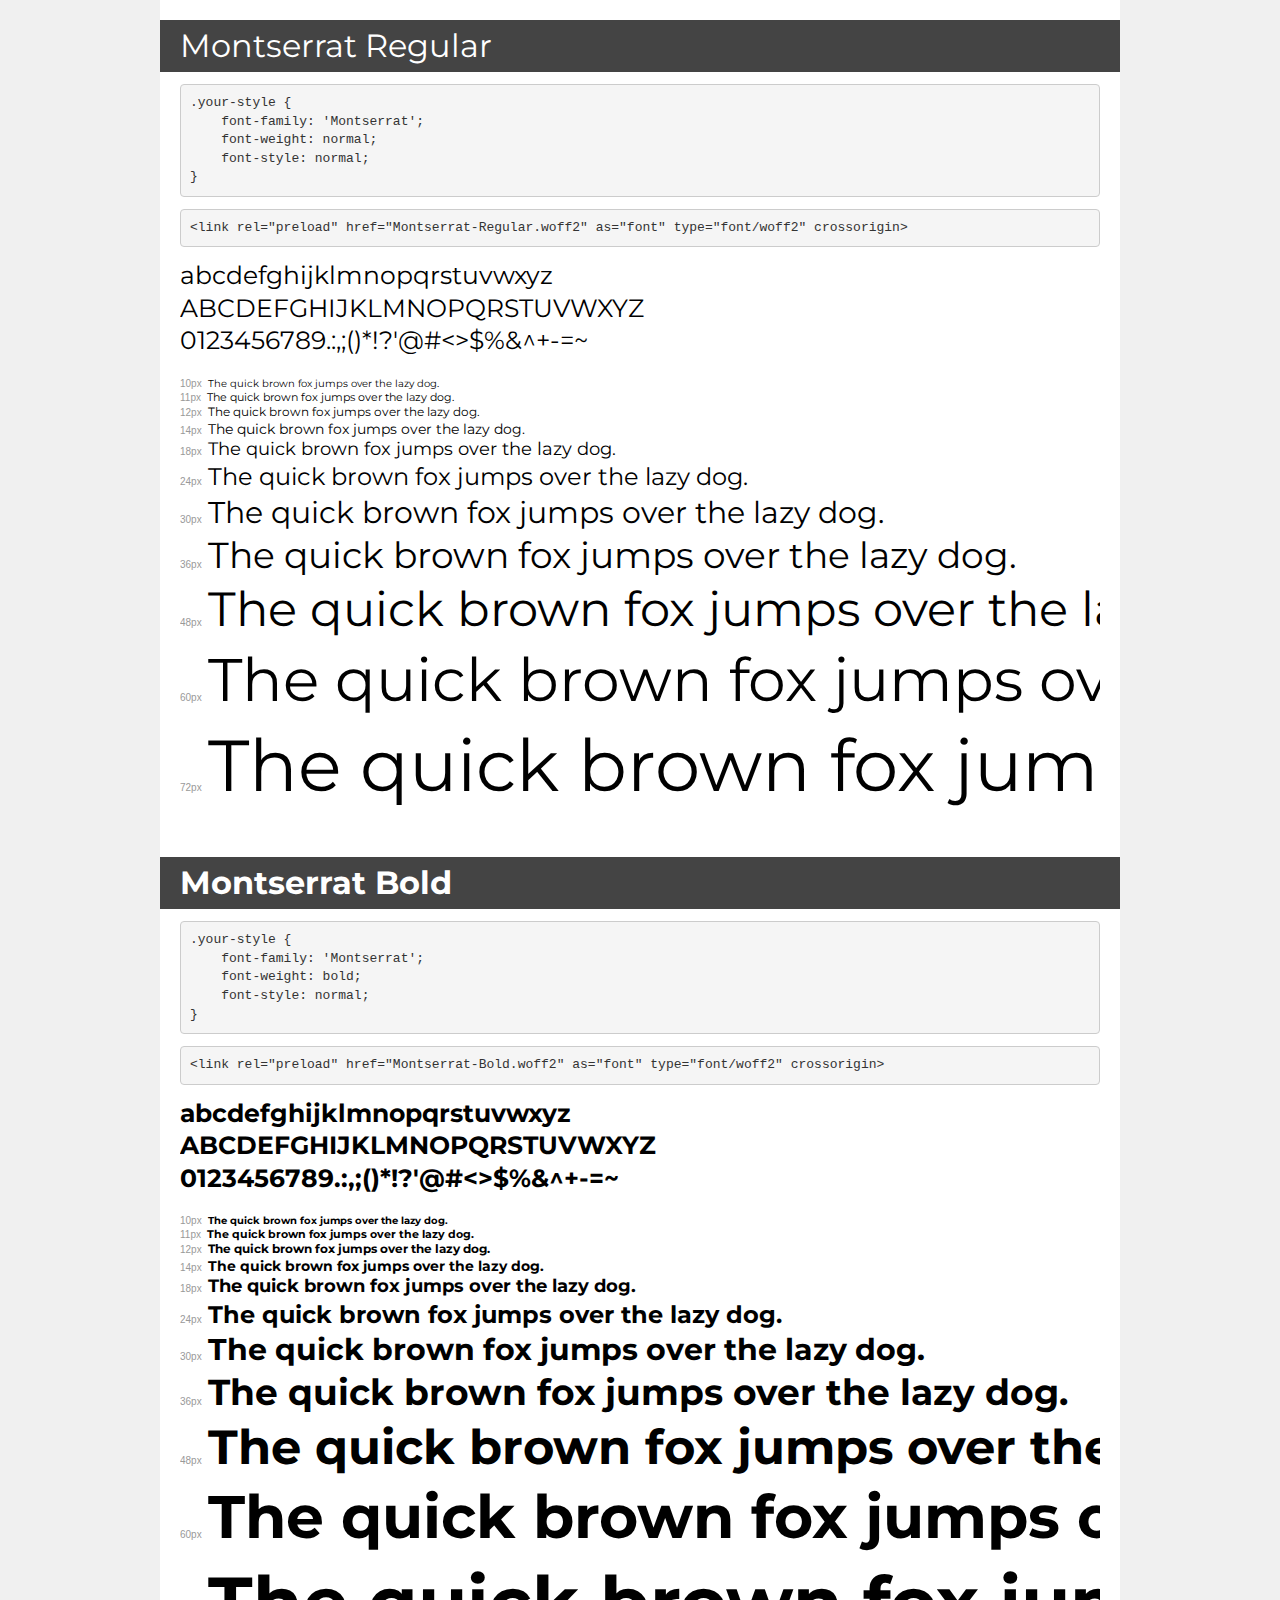
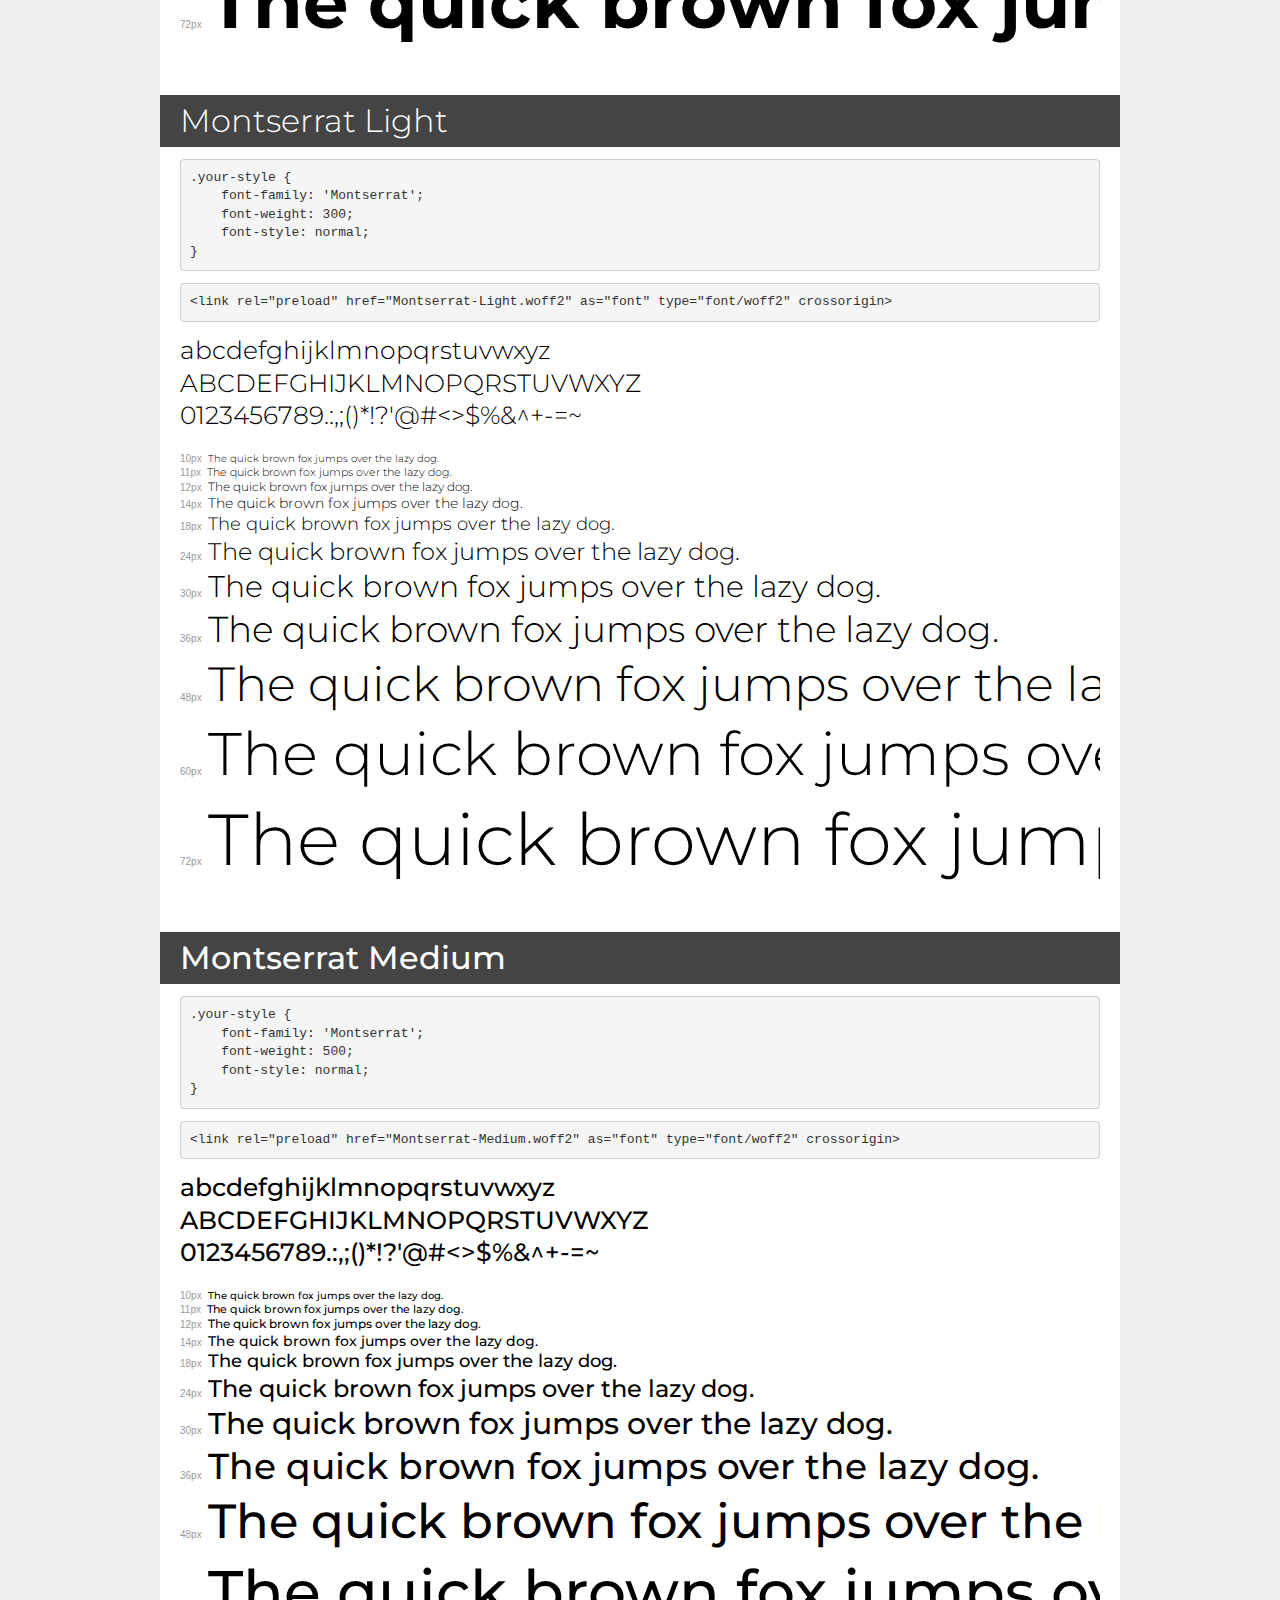
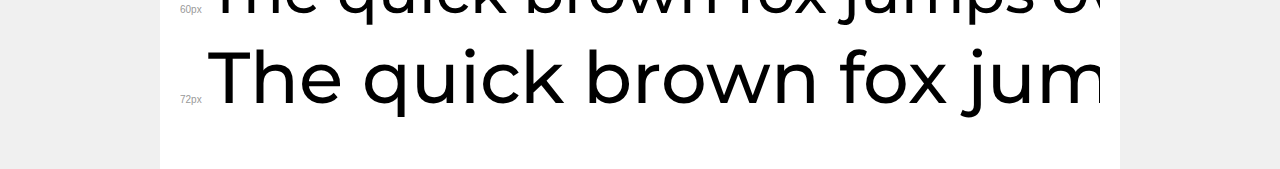
<file: assets/fonts/demo.html>
<!DOCTYPE html>
<html lang="en">
<head>
    <meta charset="utf-8">
    <meta http-equiv="X-UA-Compatible" content="IE=edge">
    <meta name="viewport" content="width=device-width, initial-scale=1">
    <meta name="robots" content="noindex, noarchive">
    <meta name="format-detection" content="telephone=no">
    <title>Transfonter demo</title>
    <link href="stylesheet.css" rel="stylesheet">
    <style>
        /*
        http://meyerweb.com/eric/tools/css/reset/
        v2.0 | 20110126
        License: none (public domain)
        */
        html, body, div, span, applet, object, iframe,
        h1, h2, h3, h4, h5, h6, p, blockquote, pre,
        a, abbr, acronym, address, big, cite, code,
        del, dfn, em, img, ins, kbd, q, s, samp,
        small, strike, strong, sub, sup, tt, var,
        b, u, i, center,
        dl, dt, dd, ol, ul, li,
        fieldset, form, label, legend,
        table, caption, tbody, tfoot, thead, tr, th, td,
        article, aside, canvas, details, embed,
        figure, figcaption, footer, header, hgroup,
        menu, nav, output, ruby, section, summary,
        time, mark, audio, video {
            margin: 0;
            padding: 0;
            border: 0;
            font-size: 100%;
            font: inherit;
            vertical-align: baseline;
        }
        /* HTML5 display-role reset for older browsers */
        article, aside, details, figcaption, figure,
        footer, header, hgroup, menu, nav, section {
            display: block;
        }
        body {
            line-height: 1;
        }
        ol, ul {
            list-style: none;
        }
        blockquote, q {
            quotes: none;
        }
        blockquote:before, blockquote:after,
        q:before, q:after {
            content: '';
            content: none;
        }
        table {
            border-collapse: collapse;
            border-spacing: 0;
        }
        /* demo styles */
        body {
            background: #f0f0f0;
            color: #000;
        }
        .page {
            background: #fff;
            width: 920px;
            margin: 0 auto;
            padding: 20px 20px 0 20px;
            overflow: hidden;
        }
        .font-container {
            overflow-x: auto;
            overflow-y: hidden;
            margin-bottom: 40px;
            line-height: 1.3;
            white-space: nowrap;
            padding-bottom: 5px;
        }
        h1 {
            position: relative;
            background: #444;
            font-size: 32px;
            color: #fff;
            padding: 10px 20px;
            margin: 0 -20px 12px -20px;
        }
        .letters {
            font-size: 25px;
            margin-bottom: 20px;
        }
        .s10:before {
            content: '10px';
        }
        .s11:before {
            content: '11px';
        }
        .s12:before {
            content: '12px';
        }
        .s14:before {
            content: '14px';
        }
        .s18:before {
            content: '18px';
        }
        .s24:before {
            content: '24px';
        }
        .s30:before {
            content: '30px';
        }
        .s36:before {
            content: '36px';
        }
        .s48:before {
            content: '48px';
        }
        .s60:before {
            content: '60px';
        }
        .s72:before {
            content: '72px';
        }
        .s10:before, .s11:before, .s12:before, .s14:before,
        .s18:before, .s24:before, .s30:before, .s36:before,
        .s48:before, .s60:before, .s72:before {
            font-family: Arial, sans-serif;
            font-size: 10px;
            font-weight: normal;
            font-style: normal;
            color: #999;
            padding-right: 6px;
        }
        pre {
            display: block;
            padding: 9px;
            margin: 0 0 12px;
            font-family: Monaco, Menlo, Consolas, "Courier New", monospace;
            font-size: 13px;
            line-height: 1.428571429;
            color: #333;
            font-weight: normal;
            font-style: normal;
            background-color: #f5f5f5;
            border: 1px solid #ccc;
            overflow-x: auto;
            border-radius: 4px;
        }
        /* responsive */
        @media (max-width: 959px) {
            .page {
                width: auto;
                margin: 0;
            }
        }
    </style>
</head>
<body>
<div class="page">
    <div class="demo">
        <h1 style="font-family: 'Montserrat'; font-weight: normal; font-style: normal;">Montserrat Regular</h1>
        <pre title="Usage">.your-style {
    font-family: 'Montserrat';
    font-weight: normal;
    font-style: normal;
}</pre>
        <pre title="Preload (optional)">
&lt;link rel=&quot;preload&quot; href=&quot;Montserrat-Regular.woff2&quot; as=&quot;font&quot; type=&quot;font/woff2&quot; crossorigin&gt;</pre>
        <div class="font-container" style="font-family: 'Montserrat'; font-weight: normal; font-style: normal;">
            <p class="letters">
                abcdefghijklmnopqrstuvwxyz<br>
ABCDEFGHIJKLMNOPQRSTUVWXYZ<br>
                0123456789.:,;()*!?'@#&lt;&gt;$%&^+-=~
            </p>
            <p class="s10" style="font-size: 10px;">The quick brown fox jumps over the lazy dog.</p>
            <p class="s11" style="font-size: 11px;">The quick brown fox jumps over the lazy dog.</p>
            <p class="s12" style="font-size: 12px;">The quick brown fox jumps over the lazy dog.</p>
            <p class="s14" style="font-size: 14px;">The quick brown fox jumps over the lazy dog.</p>
            <p class="s18" style="font-size: 18px;">The quick brown fox jumps over the lazy dog.</p>
            <p class="s24" style="font-size: 24px;">The quick brown fox jumps over the lazy dog.</p>
            <p class="s30" style="font-size: 30px;">The quick brown fox jumps over the lazy dog.</p>
            <p class="s36" style="font-size: 36px;">The quick brown fox jumps over the lazy dog.</p>
            <p class="s48" style="font-size: 48px;">The quick brown fox jumps over the lazy dog.</p>
            <p class="s60" style="font-size: 60px;">The quick brown fox jumps over the lazy dog.</p>
            <p class="s72" style="font-size: 72px;">The quick brown fox jumps over the lazy dog.</p>
        </div>
    </div>

    <div class="demo">
        <h1 style="font-family: 'Montserrat'; font-weight: bold; font-style: normal;">Montserrat Bold</h1>
        <pre title="Usage">.your-style {
    font-family: 'Montserrat';
    font-weight: bold;
    font-style: normal;
}</pre>
        <pre title="Preload (optional)">
&lt;link rel=&quot;preload&quot; href=&quot;Montserrat-Bold.woff2&quot; as=&quot;font&quot; type=&quot;font/woff2&quot; crossorigin&gt;</pre>
        <div class="font-container" style="font-family: 'Montserrat'; font-weight: bold; font-style: normal;">
            <p class="letters">
                abcdefghijklmnopqrstuvwxyz<br>
ABCDEFGHIJKLMNOPQRSTUVWXYZ<br>
                0123456789.:,;()*!?'@#&lt;&gt;$%&^+-=~
            </p>
            <p class="s10" style="font-size: 10px;">The quick brown fox jumps over the lazy dog.</p>
            <p class="s11" style="font-size: 11px;">The quick brown fox jumps over the lazy dog.</p>
            <p class="s12" style="font-size: 12px;">The quick brown fox jumps over the lazy dog.</p>
            <p class="s14" style="font-size: 14px;">The quick brown fox jumps over the lazy dog.</p>
            <p class="s18" style="font-size: 18px;">The quick brown fox jumps over the lazy dog.</p>
            <p class="s24" style="font-size: 24px;">The quick brown fox jumps over the lazy dog.</p>
            <p class="s30" style="font-size: 30px;">The quick brown fox jumps over the lazy dog.</p>
            <p class="s36" style="font-size: 36px;">The quick brown fox jumps over the lazy dog.</p>
            <p class="s48" style="font-size: 48px;">The quick brown fox jumps over the lazy dog.</p>
            <p class="s60" style="font-size: 60px;">The quick brown fox jumps over the lazy dog.</p>
            <p class="s72" style="font-size: 72px;">The quick brown fox jumps over the lazy dog.</p>
        </div>
    </div>

    <div class="demo">
        <h1 style="font-family: 'Montserrat'; font-weight: 300; font-style: normal;">Montserrat Light</h1>
        <pre title="Usage">.your-style {
    font-family: 'Montserrat';
    font-weight: 300;
    font-style: normal;
}</pre>
        <pre title="Preload (optional)">
&lt;link rel=&quot;preload&quot; href=&quot;Montserrat-Light.woff2&quot; as=&quot;font&quot; type=&quot;font/woff2&quot; crossorigin&gt;</pre>
        <div class="font-container" style="font-family: 'Montserrat'; font-weight: 300; font-style: normal;">
            <p class="letters">
                abcdefghijklmnopqrstuvwxyz<br>
ABCDEFGHIJKLMNOPQRSTUVWXYZ<br>
                0123456789.:,;()*!?'@#&lt;&gt;$%&^+-=~
            </p>
            <p class="s10" style="font-size: 10px;">The quick brown fox jumps over the lazy dog.</p>
            <p class="s11" style="font-size: 11px;">The quick brown fox jumps over the lazy dog.</p>
            <p class="s12" style="font-size: 12px;">The quick brown fox jumps over the lazy dog.</p>
            <p class="s14" style="font-size: 14px;">The quick brown fox jumps over the lazy dog.</p>
            <p class="s18" style="font-size: 18px;">The quick brown fox jumps over the lazy dog.</p>
            <p class="s24" style="font-size: 24px;">The quick brown fox jumps over the lazy dog.</p>
            <p class="s30" style="font-size: 30px;">The quick brown fox jumps over the lazy dog.</p>
            <p class="s36" style="font-size: 36px;">The quick brown fox jumps over the lazy dog.</p>
            <p class="s48" style="font-size: 48px;">The quick brown fox jumps over the lazy dog.</p>
            <p class="s60" style="font-size: 60px;">The quick brown fox jumps over the lazy dog.</p>
            <p class="s72" style="font-size: 72px;">The quick brown fox jumps over the lazy dog.</p>
        </div>
    </div>

    <div class="demo">
        <h1 style="font-family: 'Montserrat'; font-weight: 500; font-style: normal;">Montserrat Medium</h1>
        <pre title="Usage">.your-style {
    font-family: 'Montserrat';
    font-weight: 500;
    font-style: normal;
}</pre>
        <pre title="Preload (optional)">
&lt;link rel=&quot;preload&quot; href=&quot;Montserrat-Medium.woff2&quot; as=&quot;font&quot; type=&quot;font/woff2&quot; crossorigin&gt;</pre>
        <div class="font-container" style="font-family: 'Montserrat'; font-weight: 500; font-style: normal;">
            <p class="letters">
                abcdefghijklmnopqrstuvwxyz<br>
ABCDEFGHIJKLMNOPQRSTUVWXYZ<br>
                0123456789.:,;()*!?'@#&lt;&gt;$%&^+-=~
            </p>
            <p class="s10" style="font-size: 10px;">The quick brown fox jumps over the lazy dog.</p>
            <p class="s11" style="font-size: 11px;">The quick brown fox jumps over the lazy dog.</p>
            <p class="s12" style="font-size: 12px;">The quick brown fox jumps over the lazy dog.</p>
            <p class="s14" style="font-size: 14px;">The quick brown fox jumps over the lazy dog.</p>
            <p class="s18" style="font-size: 18px;">The quick brown fox jumps over the lazy dog.</p>
            <p class="s24" style="font-size: 24px;">The quick brown fox jumps over the lazy dog.</p>
            <p class="s30" style="font-size: 30px;">The quick brown fox jumps over the lazy dog.</p>
            <p class="s36" style="font-size: 36px;">The quick brown fox jumps over the lazy dog.</p>
            <p class="s48" style="font-size: 48px;">The quick brown fox jumps over the lazy dog.</p>
            <p class="s60" style="font-size: 60px;">The quick brown fox jumps over the lazy dog.</p>
            <p class="s72" style="font-size: 72px;">The quick brown fox jumps over the lazy dog.</p>
        </div>
    </div>

</div>
</body>
</html>
</file>
<file: assets/fonts/stylesheet.css>
@font-face {
    font-family: 'Montserrat';
    src: url('Montserrat-Regular.woff2') format('woff2'),
        url('Montserrat-Regular.woff') format('woff');
    font-weight: normal;
    font-style: normal;
    font-display: swap;
}

@font-face {
    font-family: 'Montserrat';
    src: url('Montserrat-Bold.woff2') format('woff2'),
        url('Montserrat-Bold.woff') format('woff');
    font-weight: bold;
    font-style: normal;
    font-display: swap;
}

@font-face {
    font-family: 'Montserrat';
    src: url('Montserrat-Light.woff2') format('woff2'),
        url('Montserrat-Light.woff') format('woff');
    font-weight: 300;
    font-style: normal;
    font-display: swap;
}

@font-face {
    font-family: 'Montserrat';
    src: url('Montserrat-Medium.woff2') format('woff2'),
        url('Montserrat-Medium.woff') format('woff');
    font-weight: 500;
    font-style: normal;
    font-display: swap;
}
</file>
